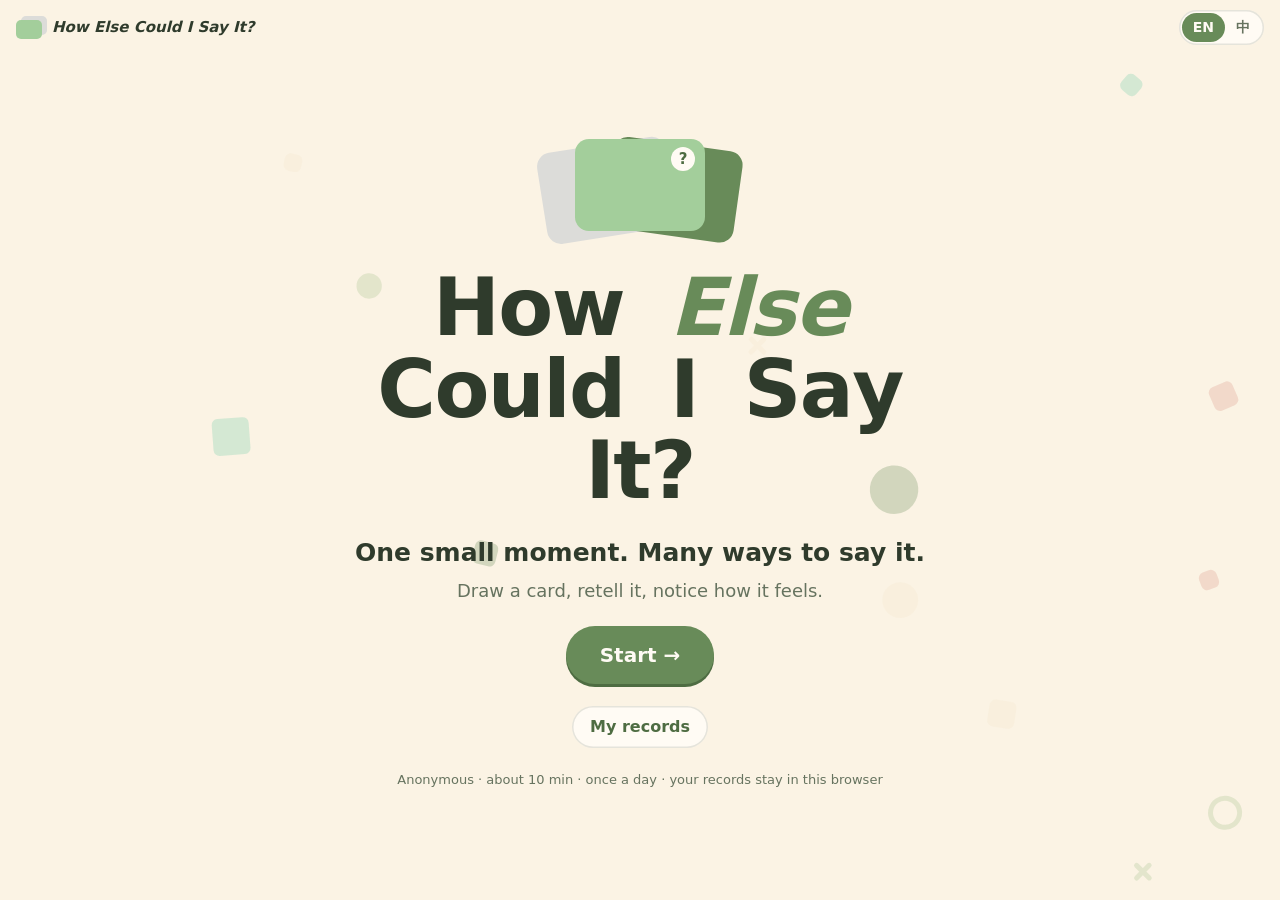
<file: index.html>
<!doctype html>
<html lang="en">
<head>
  <meta charset="utf-8">
  <meta name="viewport" content="width=device-width, initial-scale=1, viewport-fit=cover">
  <title>How Else Could I Say It?</title>
  <meta name="description" content="A playful card game about humor and everyday expression — a design research toolkit.">
  <meta name="theme-color" content="#FBF3E4">
  <link rel="icon" href="data:image/svg+xml,%3Csvg xmlns='http://www.w3.org/2000/svg' viewBox='0 0 100 100'%3E%3Crect x='14' y='6' width='72' height='88' rx='16' fill='%23688B59'/%3E%3Ccircle cx='50' cy='50' r='22' fill='%2370CEAA'/%3E%3Ctext x='50' y='62' font-size='34' font-weight='900' text-anchor='middle' fill='%232F3B2C' font-family='Arial'%3E%3F%3C/text%3E%3C/svg%3E">
  <link rel="stylesheet" href="css/theme.css">
  <link rel="stylesheet" href="css/style.css">
</head>
<body>
  <canvas id="deco" aria-hidden="true"></canvas>

  <header class="topbar">
    <button class="logo" data-action="home" aria-label="Home">
      <span class="logo-mark" aria-hidden="true"></span><span class="logo-text">How Else Could I Say It?</span>
    </button>
    <nav class="progress" id="progress" aria-label="Progress"></nav>
    <div class="top-right">
      <span class="autosave" id="autosave"></span>
      <div class="lang" role="group" aria-label="Language">
        <button data-action="lang" data-lang="en">EN</button>
        <button data-action="lang" data-lang="zh">中</button>
      </div>
    </div>
  </header>

  <main id="app"></main>

  <div id="toasts" aria-live="polite"></div>
  <div id="modal" role="dialog" aria-modal="true"></div>

  <noscript><p style="padding:24px;text-align:center">Please enable JavaScript to play. / 请开启 JavaScript。</p></noscript>

  <script src="js/config.js"></script>
  <script src="js/cards.js"></script>
  <script src="js/i18n.js"></script>
  <script src="js/storage.js"></script>
  <script src="js/audio.js"></script>
  <script src="js/deco.js"></script>
  <script src="js/resultcard.js"></script>
  <script src="js/app.js"></script>
</body>
</html>
</file>
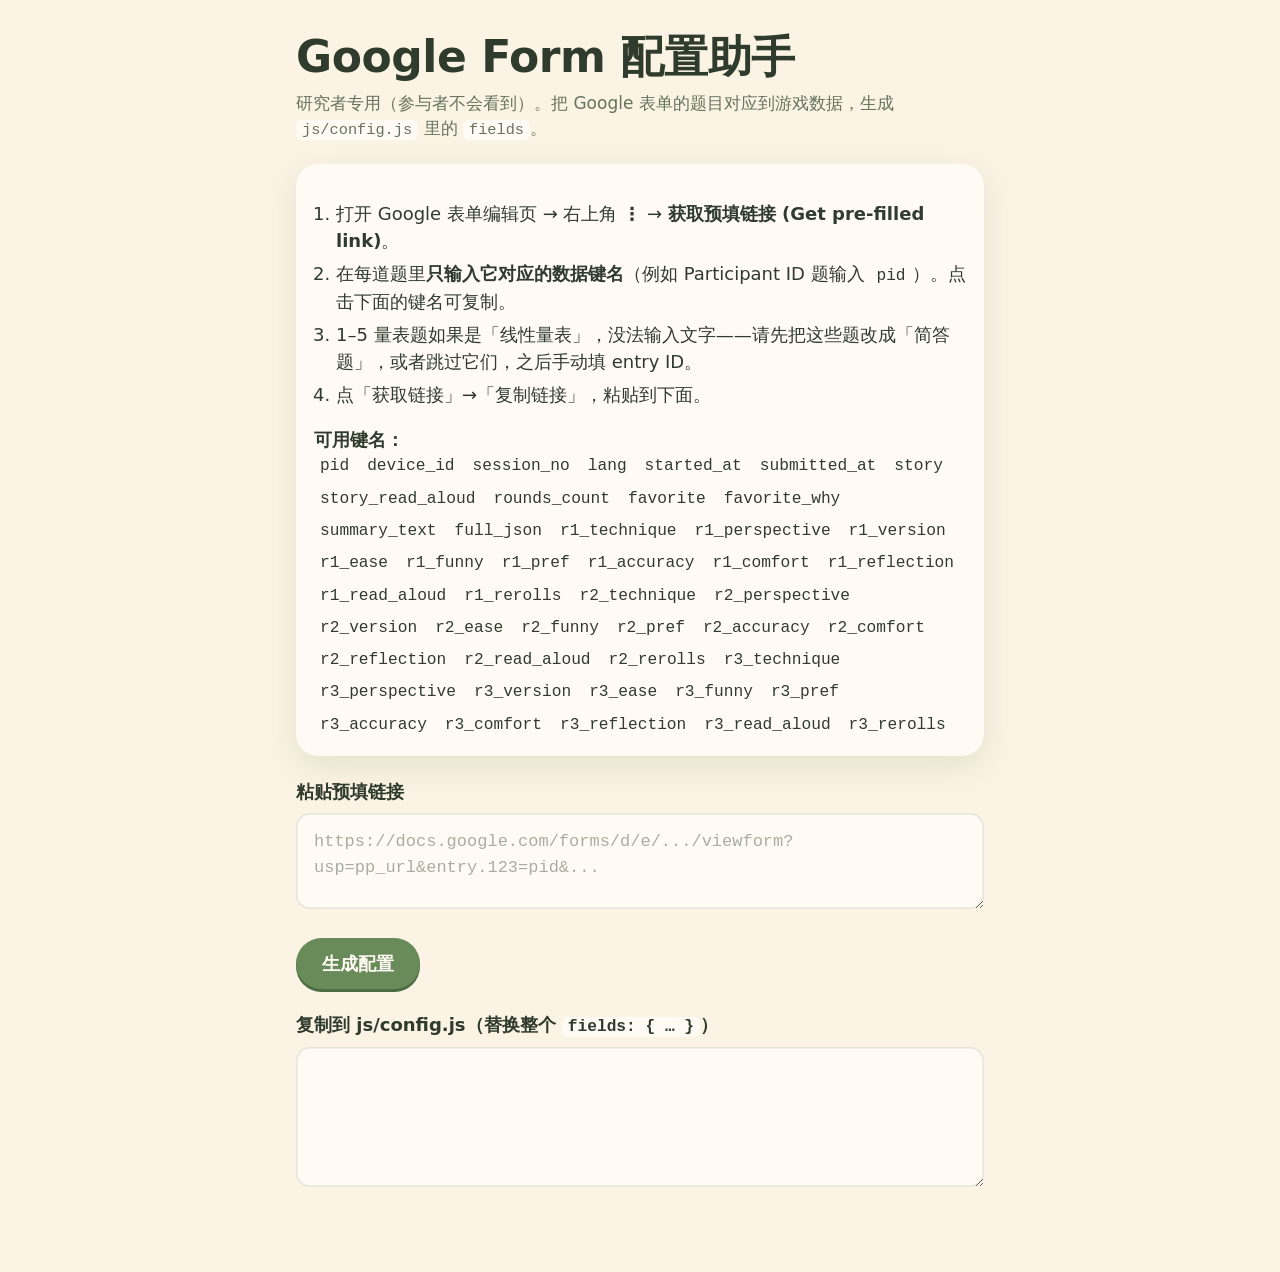
<file: setup.html>
<!doctype html>
<html lang="zh-CN">
<head>
  <meta charset="utf-8">
  <meta name="viewport" content="width=device-width, initial-scale=1">
  <title>Form Setup Helper</title>
  <meta name="robots" content="noindex">
  <link rel="stylesheet" href="css/theme.css">
  <link rel="stylesheet" href="css/style.css">
  <style>
    main { padding-top: 32px; }
    ol { padding-left: 22px; } li { margin: 6px 0; }
    code { font-family: ui-monospace, Menlo, monospace; background: var(--paper); padding: 1px 6px; border-radius: 6px; font-size: .9em; }
    .keys { display: flex; flex-wrap: wrap; gap: 6px; }
    .keys code { cursor: pointer; }
    textarea { font-family: ui-monospace, Menlo, monospace; font-size: 13px; }
    .card { background: var(--paper); border-radius: var(--radius); padding: 18px; box-shadow: var(--shadow-soft); }
  </style>
</head>
<body>
<main>
  <section class="screen">
    <h2 class="screen-title">Google Form 配置助手</h2>
    <p class="hint">研究者专用（参与者不会看到）。把 Google 表单的题目对应到游戏数据，生成 <code>js/config.js</code> 里的 <code>fields</code>。</p>

    <div class="card">
      <ol>
        <li>打开 Google 表单编辑页 → 右上角 <b>⋮</b> → <b>获取预填链接 (Get pre-filled link)</b>。</li>
        <li>在每道题里<b>只输入它对应的数据键名</b>（例如 Participant ID 题输入 <code>pid</code>）。点击下面的键名可复制。</li>
        <li>1–5 量表题如果是「线性量表」，没法输入文字——请先把这些题改成「简答题」，或者跳过它们，之后手动填 entry ID。</li>
        <li>点「获取链接」→「复制链接」，粘贴到下面。</li>
      </ol>
      <p style="margin-top:10px"><b>可用键名：</b></p>
      <div class="keys" id="keys"></div>
    </div>

    <div>
      <label class="field-label" for="url">粘贴预填链接</label>
      <textarea id="url" class="small" placeholder="https://docs.google.com/forms/d/e/.../viewform?usp=pp_url&entry.123=pid&..."></textarea>
    </div>
    <div class="row"><button class="btn" id="go">生成配置</button><span id="msg" class="hint"></span></div>

    <div>
      <label class="field-label" for="out">复制到 js/config.js（替换整个 <code>fields: { … }</code>）</label>
      <textarea id="out" readonly onclick="this.select()"></textarea>
    </div>
  </section>
</main>
<script src="js/config.js"></script>
<script>
  const K = window.HECIS_FIELD_KEYS;
  const max = window.HECIS_CONFIG.googleForm.maxRounds || 3;
  const all = [...K.base];
  for (let n = 1; n <= max; n++) K.round.forEach((k) => all.push(`r${n}_${k}`));

  document.getElementById('keys').innerHTML = all.map((k) => `<code title="click to copy">${k}</code>`).join('');
  document.getElementById('keys').addEventListener('click', (e) => {
    if (e.target.tagName === 'CODE') navigator.clipboard?.writeText(e.target.textContent);
  });

  document.getElementById('go').addEventListener('click', () => {
    const msg = document.getElementById('msg');
    let url;
    try { url = new URL(document.getElementById('url').value.trim()); }
    catch { msg.textContent = '链接格式不对'; return; }
    const map = {};
    url.searchParams.forEach((v, k) => { if (k.startsWith('entry.')) map[v.trim()] = k; });
    const unknown = Object.keys(map).filter((v) => !all.includes(v));
    const lines = all.map((k) => `      ${k}: '${map[k] || ''}',`);
    document.getElementById('out').value = '    fields: {\n' + lines.join('\n') + '\n    },';
    const found = all.filter((k) => map[k]).length;
    msg.textContent = `找到 ${found} 个字段` + (unknown.length ? `；无法识别：${unknown.join(', ')}` : '');
    const base = url.origin + url.pathname;
    if (base !== window.HECIS_CONFIG.googleForm.viewUrl) msg.textContent += `　｜ 记得把 viewUrl 改成：${base}`;
  });
</script>
</body>
</html>
</file>
<file: css/theme.css>
/* =============================================================
   THEME — Pastel Meadows palette. Change colors here only.
   ============================================================= */
:root {
  /* Palette */
  --mint: #70CEAA;
  --grass: #688B59;
  --sprout: #A6C28E;
  --cream: #F5E6CB;
  --coral: #DB9789;

  /* Derived shades */
  --mint-dark: #4FAF8B;
  --grass-dark: #4E6C42;
  --sprout-light: #DCE8CF;
  --coral-dark: #BF7A6C;
  --coral-light: #F6D9D2;

  /* Surfaces & text */
  --bg: #FBF3E4;
  --paper: #FFFBF4;
  --ink: #2F3B2C;
  --ink-soft: #66735F;
  --line: rgba(47, 59, 44, 0.12);

  /* Card colors (match the printed cards) */
  --tech-card: #A3CE9B;      /* green Technique Card */
  --tech-card-dark: #86B77D;
  --tech-back: var(--grass); /* card back */
  --persp-card: #DCDCD9;     /* grey Perspective Card */
  --persp-card-on: #B9BAB4;

  /* Shape & type */
  --radius: 22px;
  --radius-sm: 14px;
  --font: ui-rounded, "SF Pro Rounded", "Arial Rounded MT Bold", "PingFang SC",
    "Hiragino Sans GB", "Microsoft YaHei", system-ui, -apple-system, "Segoe UI", sans-serif;
    --shadow-soft: 0 10px 30px rgba(104, 139, 89, 0.15);
}
</file>
<file: css/style.css>
/* ---------- Base ---------- */
*, *::before, *::after { box-sizing: border-box; }
html { -webkit-text-size-adjust: 100%; }
body {
  margin: 0;
  min-height: 100vh;
  background: var(--bg);
  color: var(--ink);
  font-family: var(--font);
  font-size: 18px;
  line-height: 1.5;
  overflow-x: hidden;
}
button, textarea, input { font: inherit; color: inherit; }
button { cursor: pointer; }
h1, h2, h3 { line-height: 1.15; margin: 0; }
p { margin: 0; }

#deco {
  position: fixed; inset: 0;
  width: 100%; height: 100%;
  z-index: 0; pointer-events: none;
}

/* ---------- Header ---------- */
.topbar {
  position: sticky; top: 0; z-index: 10;
  display: flex; align-items: center; justify-content: space-between; gap: 12px;
  padding: 10px 16px;
  background: color-mix(in srgb, var(--bg) 88%, transparent);
  backdrop-filter: blur(8px);
  -webkit-backdrop-filter: blur(8px);
}
.logo {
  display: flex; align-items: center; gap: 10px;
  background: none; border: 0; padding: 0;
  font-weight: 800; font-size: 15px; white-space: nowrap;
}
.logo-mark {
  width: 26px; height: 19px; border-radius: 5px;
  background: var(--tech-card);
  box-shadow: 5px -4px 0 var(--persp-card);
  margin-top: 4px;
}
.logo .logo-text { display: none; font-style: italic; }
@media (min-width: 640px) { .logo .logo-text { display: inline; } }

.progress { display: flex; gap: 6px; align-items: center; }
.progress .pstep { display: flex; align-items: center; gap: 6px; font-size: 13px; font-weight: 700; color: var(--ink-soft); }
.progress .pdot { width: 10px; height: 10px; border-radius: 50%; background: var(--line); transition: transform .3s, background .3s; }
.progress .pstep.done .pdot { background: var(--sprout); }
.progress .pstep.on .pdot { background: var(--grass); transform: scale(1.3); }
.progress .plabel { display: none; }
.progress .pstep.on .plabel { display: inline; color: var(--ink); }
.progress .pline { width: 12px; height: 2px; background: var(--line); border-radius: 2px; }

.top-right { display: flex; align-items: center; gap: 10px; }
.autosave { white-space: nowrap; font-size: 12px; color: var(--grass); font-weight: 700; opacity: 0; transition: opacity .3s; }
.autosave.show { opacity: 1; }
.lang { display: flex; background: var(--paper); border-radius: 999px; padding: 3px; box-shadow: inset 0 0 0 1.5px var(--line); }
.lang button { border: 0; background: none; border-radius: 999px; padding: 4px 11px; font-size: 14px; font-weight: 800; color: var(--ink-soft); }
.lang button.on { background: var(--grass); color: var(--paper); }

/* ---------- Layout ---------- */
main { position: relative; z-index: 1; max-width: 720px; margin: 0 auto; padding: 16px 16px 80px; }
main.wide { max-width: 1040px; }
.screen { animation: popIn .45s cubic-bezier(.2, 1.2, .4, 1) both; }
.screen > * + * { margin-top: 22px; }
.center { text-align: center; }
.row { display: flex; flex-wrap: wrap; gap: 12px; align-items: center; }
.row.center { justify-content: center; }
.row.spread { justify-content: space-between; }

h2.screen-title { font-size: clamp(30px, 6vw, 44px); font-weight: 900; letter-spacing: -0.01em; }
.hint { color: var(--ink-soft); font-size: 17px; }
.screen-title + .hint { margin-top: 8px; }

/* ---------- Buttons ---------- */
.btn {
  --c: var(--grass); --cd: var(--grass-dark); --t: var(--paper);
  display: inline-flex; align-items: center; justify-content: center; gap: 8px;
  min-height: 50px; padding: 12px 26px;
  border: 0; border-radius: 999px;
  background: var(--c); color: var(--t);
  font-size: 18px; font-weight: 800;
  box-shadow: 0 3px 0 var(--cd);
  transition: transform .12s, box-shadow .12s, filter .2s;
  -webkit-tap-highlight-color: transparent;
}
.btn:hover { transform: translateY(-2px); box-shadow: 0 5px 0 var(--cd); filter: brightness(1.04); }
.btn:active { transform: translateY(2px); box-shadow: 0 1px 0 var(--cd); }
.btn:disabled { opacity: .5; pointer-events: none; }
.btn.big { min-height: 58px; font-size: 20px; padding: 14px 34px; }
.btn.ghost { --c: var(--paper); --cd: var(--line); --t: var(--ink); box-shadow: 0 3px 0 var(--cd), inset 0 0 0 1.5px var(--line); }
.link-btn {
  border: 0; background: none; padding: 6px 4px;
  color: var(--ink-soft); font-weight: 700; font-size: 16px;
  text-decoration: underline; text-underline-offset: 3px;
}
.link-btn:hover { color: var(--ink); }

/* ---------- Welcome ---------- */
.welcome { text-align: center; padding-top: 6vh; }
.hero-cards { position: relative; height: 120px; width: 220px; margin: 0 auto; }
.hc { position: absolute; width: 130px; height: 92px; border-radius: 14px; left: 45px; top: 14px; }
.hc-1 { background: var(--persp-card); transform: rotate(-9deg) translateX(-34px); animation: fanL 3.6s ease-in-out infinite; }
.hc-2 { background: var(--tech-back); transform: rotate(8deg) translateX(34px); animation: fanR 3.6s ease-in-out infinite; }
.hc-3 { background: var(--tech-card); animation: floaty 3.6s ease-in-out infinite; }
.hc-3::after {
  content: '?'; position: absolute; right: 10px; top: 8px;
  width: 24px; height: 24px; border-radius: 50%; background: var(--paper);
  font-size: 15px; font-weight: 900; line-height: 24px; color: var(--grass-dark);
}
.big-title { font-size: clamp(42px, 10vw, 80px); font-weight: 900; letter-spacing: -0.02em; line-height: 1.02; }
.big-title .w { display: inline-block; white-space: nowrap; margin: 0 .12em; }
.big-title .l { display: inline-block; animation: letterIn .6s cubic-bezier(.2, 1.5, .4, 1) both; animation-delay: calc(var(--i) * 30ms); transition: transform .2s; }
.big-title .l:hover { transform: translateY(-6px); }
.big-title .accent { color: var(--grass); font-style: italic; }
.tagline { font-size: clamp(20px, 3.6vw, 25px); font-weight: 800; }
.intro { color: var(--ink-soft); }
.welcome .intro { margin-top: 6px; }
.fineprint { font-size: 13px; color: var(--ink-soft); }

/* ---------- Text fields ---------- */
.field-label { display: block; font-weight: 800; font-size: 18px; margin-bottom: 8px; }
textarea {
  width: 100%; min-height: 140px; resize: vertical;
  padding: 16px 18px; border: 0; border-radius: var(--radius-sm);
  background: var(--paper);
  box-shadow: inset 0 0 0 1.5px var(--line);
  font-size: 19px; line-height: 1.55;
  transition: box-shadow .2s;
}
textarea::placeholder { color: #A7AE9F; }
textarea:focus { outline: none; box-shadow: inset 0 0 0 2.5px var(--sprout); }
textarea.small { min-height: 96px; font-size: 17px; }
.story-box textarea { min-height: 170px; font-size: 21px; }
.story-hint { display: flex; flex-wrap: wrap; align-items: center; justify-content: space-between; gap: 8px 16px; }
.screen-title + .story-hint { margin-top: 8px; }
.idea-btn {
  display: inline-flex; align-items: center; gap: 7px; border: 0; border-radius: 999px;
  padding: 6px 14px 6px 6px; background: var(--paper); color: var(--grass-dark);
  font-size: 15px; font-weight: 800; box-shadow: inset 0 0 0 1.5px var(--line); transition: transform .2s;
}
.idea-btn:hover { transform: translateY(-2px); }
.idea-btn span { width: 22px; height: 22px; border-radius: 50%; display: grid; place-items: center; background: var(--tech-card); color: var(--ink); font-size: 13px; }
.screen > .idea { margin-top: 12px; }
.idea { background: var(--sprout-light); border-radius: var(--radius-sm); padding: 12px 16px; font-size: 18px; font-weight: 700; }
.idea::before { content: '→ '; color: var(--grass); }
.idea.pop { animation: popIn .35s cubic-bezier(.2, 1.3, .4, 1) both; }

/* ---------- Read aloud / recorder ---------- */
.read-aloud { background: var(--sprout-light); border-radius: var(--radius-sm); padding: 14px 16px; }
.ra-prompt { font-weight: 800; font-size: 18px; }
.ra-row { display: flex; flex-wrap: wrap; align-items: center; gap: 10px 14px; margin-top: 10px; }
.ra-note { font-size: 13px; color: var(--ink-soft); margin-top: 8px; }
.rec { display: flex; align-items: center; gap: 8px; }
.rec-btn {
  display: inline-flex; align-items: center; gap: 8px;
  border: 0; border-radius: 999px; padding: 9px 18px;
  background: var(--paper); font-weight: 800; font-size: 16px;
  box-shadow: inset 0 0 0 1.5px var(--line);
}
.rec-btn .rdot { width: 11px; height: 11px; border-radius: 50%; background: var(--coral); }
.rec-btn.on { background: var(--coral); color: var(--paper); box-shadow: none; }
.rec-btn.on .rdot { background: var(--paper); border-radius: 2px; animation: pulse 1s ease-in-out infinite; }
.rec-btn.play { background: var(--grass); color: var(--paper); box-shadow: none; font-variant-numeric: tabular-nums; }
.rec-time { font-weight: 800; font-variant-numeric: tabular-nums; color: var(--coral-dark); }
.check {
  display: inline-flex; align-items: center; gap: 8px;
  border: 0; background: none; padding: 6px 2px;
  font-weight: 700; font-size: 15px; color: var(--ink-soft);
}
.check .box {
  width: 20px; height: 20px; border-radius: 6px; background: var(--paper);
  box-shadow: inset 0 0 0 1.5px var(--sprout); display: grid; place-items: center;
  font-size: 13px; color: transparent; transition: all .2s;
}
.check.on { color: var(--ink); }
.check.on .box { background: var(--grass); color: var(--paper); box-shadow: none; }

/* ---------- Cards ---------- */
.draw-stage { display: flex; justify-content: center; align-items: center; min-height: 260px; perspective: 1400px; }
.card-size { width: min(420px, 90vw); aspect-ratio: 7 / 5; }

.card-back {
  position: absolute; inset: 0; border-radius: var(--radius);
  background: var(--tech-back);
  box-shadow: inset 0 0 0 10px var(--tech-back), inset 0 0 0 11.5px rgba(255,255,255,.35), var(--shadow-soft);
  display: grid; place-items: center; text-align: center;
  color: var(--cream); font-size: 17px; font-weight: 800; font-style: italic; line-height: 1.3;
}

.deck { position: relative; border: 0; background: none; padding: 0; margin-bottom: 30px; }
.deck .layer { position: absolute; inset: 0; border-radius: var(--radius); transition: transform .35s cubic-bezier(.2, 1.4, .4, 1); }
.deck .layer:nth-child(1) { transform: rotate(-4deg) translate(-6px, 6px); }
.deck .layer:nth-child(2) { transform: rotate(3deg) translate(6px, 3px); }
.deck:hover .layer:nth-child(1) { transform: rotate(-8deg) translate(-20px, 8px); }
.deck:hover .layer:nth-child(2) { transform: rotate(7deg) translate(20px, 6px); }
.deck:hover .layer:nth-child(3) { transform: translateY(-6px); }
.deck.shuffle .layer:nth-child(1) { animation: shuffleA .45s ease-in-out; }
.deck.shuffle .layer:nth-child(2) { animation: shuffleB .45s ease-in-out; }
.deck .tap-hint {
  position: absolute; left: 50%; bottom: -40px; transform: translateX(-50%);
  white-space: nowrap; font-weight: 700; font-size: 15px; color: var(--ink-soft);
  animation: nudge 1.8s ease-in-out infinite;
}

.flip { position: relative; }
.flip-inner { position: absolute; inset: 0; transform-style: preserve-3d; transition: transform .7s cubic-bezier(.3, 1.3, .5, 1); }
.flip.is-flipped .flip-inner { transform: rotateY(180deg); }
.flip .face { position: absolute; inset: 0; backface-visibility: hidden; -webkit-backface-visibility: hidden; }
.flip .face.front { transform: rotateY(180deg); }

/* Green technique card — instruction on top, name bottom-left */
.tcard {
  position: relative; height: 100%;
  display: flex; flex-direction: column;
  background: var(--tech-card); border-radius: var(--radius);
  padding: 20px 24px 22px; overflow: hidden;
  box-shadow: var(--shadow-soft);
}
.tc-top { display: flex; justify-content: space-between; align-items: center; }
.tc-cat { font-size: 12px; font-weight: 800; letter-spacing: .1em; text-transform: uppercase; color: rgba(47,59,44,.55); }
.q-btn {
  width: 32px; height: 32px; border-radius: 50%; border: 0; flex: none;
  background: rgba(255,255,255,.65); color: var(--grass-dark);
  font-weight: 900; font-size: 17px;
  transition: transform .2s, background .2s;
}
.q-btn:hover { transform: scale(1.1); background: var(--paper); }
.tcard.show-ex .q-btn { background: var(--ink); color: var(--paper); }
.tc-ins { margin-top: 14px; font-size: clamp(17px, 4.2vw, 21px); font-weight: 700; line-height: 1.35; }
.tc-name { margin-top: auto; padding-top: 12px; font-size: clamp(22px, 5vw, 28px); font-weight: 900; font-style: italic; }
.tc-name span { display: block; font-size: 13px; font-weight: 700; font-style: normal; color: rgba(47,59,44,.6); }
.tc-ex {
  position: absolute; left: 14px; right: 14px; bottom: 14px;
  background: var(--paper); border-radius: 14px; padding: 12px 14px;
  font-size: 16px; line-height: 1.4; color: var(--ink);
  box-shadow: 0 8px 24px rgba(47,59,44,.18);
  opacity: 0; transform: translateY(12px) scale(.97); pointer-events: none;
  transition: opacity .25s, transform .3s cubic-bezier(.2, 1.4, .4, 1);
  cursor: pointer;
}
.tc-ex b { color: var(--grass-dark); margin-right: 4px; }
.tcard.show-ex .tc-ex { opacity: 1; transform: none; pointer-events: auto; }

.tcard.compact { padding: 14px 18px 16px; }
.tcard.compact .tc-ins { margin-top: 6px; font-size: 17px; }
.tcard.compact .tc-name { font-size: 21px; padding-top: 6px; }
.tcard.compact .tc-ex { position: static; margin-top: 0; max-height: 0; padding: 0 14px; box-shadow: none; transform: none; transition: opacity .25s, max-height .3s, padding .3s, margin .3s; }
.tcard.compact.show-ex .tc-ex { max-height: 200px; padding: 10px 14px; margin-top: 10px; }

/* Grey perspective cards */
.persp h3 { font-size: 19px; font-weight: 900; }
.persp h3 small { font-size: 13px; font-weight: 700; color: var(--ink-soft); margin-left: 4px; }
.persp-grid { display: grid; grid-template-columns: repeat(3, 1fr); gap: 10px; margin-top: 12px; }
.pcard {
  min-height: 74px; border: 0; border-radius: var(--radius-sm); padding: 10px;
  background: var(--persp-card); color: var(--ink);
  font-size: 15px; font-weight: 800; font-style: italic; line-height: 1.25;
  display: grid; place-items: center; text-align: center;
  transition: transform .2s cubic-bezier(.2, 1.5, .4, 1), background .2s, box-shadow .2s;
}
.pcard:hover { transform: translateY(-3px); }
.pcard.is-on { background: var(--persp-card-on); box-shadow: inset 0 0 0 2.5px var(--ink); }
.pcard.is-static { min-height: 0; padding: 12px 18px; justify-self: start; cursor: default; }
.pcard.is-static:hover { transform: none; }

/* ---------- Rewrite ---------- */
.original { color: var(--ink-soft); font-size: 17px; border-left: 3px solid var(--sprout); padding-left: 12px; }
.screen-title + .original { margin-top: 12px; }
.context { display: grid; gap: 10px; }

.ratings { background: var(--paper); border-radius: var(--radius); padding: 18px; box-shadow: inset 0 0 0 1.5px var(--line); }
.ratings h3 { font-size: 21px; font-weight: 900; margin-bottom: 4px; }
.rating { padding: 12px 0; border-top: 1.5px dashed var(--line); }
.rating:first-of-type { border-top: 0; }
.rating-label { font-weight: 800; font-size: 17px; }
.rating-scale { display: flex; align-items: center; gap: 8px; margin-top: 8px; }
.rating-scale .lo, .rating-scale .hi { font-size: 13px; color: var(--ink-soft); width: 72px; line-height: 1.2; }
.rating-scale .hi { text-align: right; }
.dots { flex: 1; display: flex; justify-content: space-between; gap: 6px; max-width: 300px; margin: 0 auto; }
.dot {
  width: 44px; height: 44px; border-radius: 50%; border: 0;
  background: var(--bg); box-shadow: inset 0 0 0 1.5px var(--sprout);
  font-weight: 800; font-size: 16px; color: var(--ink-soft);
  transition: transform .2s cubic-bezier(.2, 1.6, .4, 1), background .2s;
}
.dot:hover { transform: scale(1.08); }
.dot.on { background: var(--tech-card); color: var(--ink); box-shadow: inset 0 0 0 2px var(--tech-card-dark); transform: scale(1.12); }
.rating.missing .dots { animation: shake .4s; }
.rating.missing .rating-label { color: var(--coral-dark); }

/* ---------- Round done ---------- */
.tries { display: flex; justify-content: center; gap: 10px; }
.tries span { width: 34px; height: 24px; border-radius: 6px; background: var(--persp-card); }
.tries span.on { background: var(--tech-card); animation: bounceIn .5s both; animation-delay: calc(var(--i) * 90ms); }

/* ---------- Journey ---------- */
.origin { max-width: 640px; margin-left: auto; margin-right: auto; background: var(--paper); border-radius: var(--radius-sm); padding: 14px 18px; box-shadow: inset 0 0 0 1.5px var(--line); }
.origin-top { display: flex; justify-content: space-between; align-items: center; margin-bottom: 4px; }
.tag-label { font-size: 12px; font-weight: 800; letter-spacing: .1em; text-transform: uppercase; color: var(--grass); }
.journey-grid { display: grid; grid-template-columns: repeat(auto-fill, minmax(280px, 1fr)); gap: 18px; }
.jcard {
  display: flex; flex-direction: column; gap: 10px;
  background: var(--paper); border-radius: var(--radius); padding: 18px;
  box-shadow: inset 0 0 0 1.5px var(--line);
  animation: popIn .5s both; animation-delay: calc(var(--i) * 80ms);
  transition: box-shadow .25s, transform .25s;
}
.jcard:hover { transform: translateY(-3px); }
.jcard.is-fav { box-shadow: inset 0 0 0 3px var(--coral); }
.jcard header { display: flex; justify-content: space-between; align-items: center; }
.round-no { font-size: 13px; font-weight: 800; color: var(--ink-soft); }
.jtags { display: flex; flex-wrap: wrap; gap: 6px; }
.jt-tech, .jt-persp { border-radius: 8px; padding: 3px 10px; font-size: 15px; font-weight: 800; font-style: italic; }
.jt-tech { background: var(--tech-card); }
.jt-persp { background: var(--persp-card); }
.jcard .version { font-size: 18px; white-space: pre-wrap; word-break: break-word; }
.bars { display: grid; grid-template-columns: auto 1fr; gap: 4px 10px; align-items: center; font-size: 13px; font-weight: 700; color: var(--ink-soft); }
.bar { height: 8px; border-radius: 999px; background: var(--bg); overflow: hidden; }
.bar i { display: block; height: 100%; width: calc(var(--v) * 20%); background: var(--tech-card-dark); border-radius: 999px; animation: grow .9s cubic-bezier(.2, 1.1, .4, 1) both; }
.play-sm { border: 0; border-radius: 999px; padding: 3px 12px; background: var(--grass); color: var(--paper); font-size: 13px; font-weight: 800; font-variant-numeric: tabular-nums; }
.fav-btn { margin-top: auto; border: 0; border-radius: 999px; padding: 9px; font-weight: 800; font-size: 15px; background: var(--coral-light); color: var(--coral-dark); }
.jcard.is-fav .fav-btn { background: var(--coral); color: var(--paper); }
.fav-why { max-width: 640px; margin-left: auto; margin-right: auto; }
.final-actions { text-align: center; padding-top: 6px; }
.final-actions > * + * { margin-top: 14px; }
.final-actions .meta { font-size: 14px; color: var(--ink-soft); }
.final-actions .meta code { font-family: ui-monospace, Menlo, monospace; font-weight: 700; color: var(--ink); background: var(--paper); padding: 2px 8px; border-radius: 8px; }
.submitted { color: var(--grass); font-weight: 800; }

/* ---------- Welcome: daily status + records entry ---------- */
.today-done { font-weight: 800; color: var(--grass); }
.records-link {
  border: 0; background: var(--paper); border-radius: 999px; padding: 9px 18px;
  font-weight: 800; font-size: 16px; color: var(--grass-dark);
  box-shadow: inset 0 0 0 1.5px var(--line); transition: transform .2s;
}
.records-link:hover { transform: translateY(-2px); }
.records-link span { color: var(--ink-soft); font-weight: 700; margin-left: 4px; }

/* ---------- My records ---------- */
.search {
  width: 100%; padding: 14px 18px; border: 0; border-radius: var(--radius-sm);
  background: var(--paper); box-shadow: inset 0 0 0 1.5px var(--line); font-size: 18px;
  font-family: ui-monospace, Menlo, monospace;
}
.search:focus { outline: none; box-shadow: inset 0 0 0 2.5px var(--sprout); }
.rec-list { display: grid; gap: 12px; }
.rec-row { position: relative; animation: popIn .4s both; animation-delay: calc(var(--i) * 50ms); }
.rec-open {
  width: 100%; display: grid; gap: 4px; text-align: left; border: 0; cursor: pointer;
  background: var(--paper); border-radius: var(--radius-sm); padding: 14px 18px 14px;
  box-shadow: inset 0 0 0 1.5px var(--line); transition: transform .2s, box-shadow .2s;
}
.rec-open:hover { transform: translateY(-2px); box-shadow: inset 0 0 0 2px var(--sprout); }
.rec-day { font-weight: 800; font-size: 15px; padding-right: 56px; }
.rec-open code { font-family: ui-monospace, Menlo, monospace; font-size: 14px; color: var(--ink-soft); }
.rec-story { font-size: 17px; overflow: hidden; display: -webkit-box; -webkit-line-clamp: 2; -webkit-box-orient: vertical; }
.rec-meta { font-size: 14px; color: var(--grass-dark); font-weight: 700; }
.badge { font-style: normal; font-size: 12px; font-weight: 800; border-radius: 999px; padding: 2px 8px; margin-left: 6px; }
.badge.cur { background: var(--sprout-light); color: var(--grass-dark); }
.badge.ok { background: var(--tech-card); color: var(--ink); }
.rec-del { position: absolute; top: 12px; right: 14px; font-size: 14px; }
.empty { color: var(--ink-soft); text-align: center; padding: 24px 8px; }
.btn.danger { --c: var(--coral-dark); --cd: #9E6156; }

/* ---------- Result card image ---------- */
.result-img { display: block; width: 100%; max-height: 62vh; object-fit: contain; border-radius: var(--radius-sm); background: var(--bg); box-shadow: inset 0 0 0 1.5px var(--line); }
.modal-box .result-img + .row { margin-top: 16px; }

/* ---------- Toast & modal ---------- */
#toasts {
  position: fixed; left: 50%; bottom: 24px; transform: translateX(-50%);
  z-index: 50; display: flex; flex-direction: column; gap: 8px; align-items: center;
  width: calc(100% - 32px); pointer-events: none;
}
.toast {
  background: var(--ink); color: var(--paper); border-radius: 999px;
  padding: 11px 20px; font-weight: 700; font-size: 15px; text-align: center;
  box-shadow: 0 8px 24px rgba(0,0,0,.16);
  animation: toastIn .4s cubic-bezier(.2, 1.4, .4, 1) both;
}
.toast.ok { background: var(--grass); }
.toast.warn { background: var(--coral-dark); }
.toast.out { animation: toastOut .3s ease both; }

#modal { position: fixed; inset: 0; z-index: 40; display: none; align-items: center; justify-content: center; padding: 16px; background: rgba(47, 59, 44, .35); }
#modal.open { display: flex; }
.modal-box {
  width: 100%; max-width: 520px; max-height: 90vh; overflow: auto;
  background: var(--paper); border-radius: var(--radius); padding: 24px;
  box-shadow: 0 20px 50px rgba(0,0,0,.2);
  animation: popIn .35s cubic-bezier(.2, 1.3, .4, 1) both;
}
.modal-box h3 { font-size: 23px; font-weight: 900; margin-bottom: 10px; }
.modal-box p + * { margin-top: 14px; }
.modal-box textarea { min-height: 150px; font-size: 13px; font-family: ui-monospace, Menlo, monospace; }

/* ---------- Animations ---------- */
@keyframes popIn { from { opacity: 0; transform: translateY(12px); } to { opacity: 1; transform: none; } }
@keyframes letterIn { from { opacity: 0; transform: translateY(24px); } to { opacity: 1; transform: none; } }
@keyframes floaty { 0%, 100% { transform: translateY(0); } 50% { transform: translateY(-6px); } }
@keyframes fanL { 0%, 100% { transform: rotate(-9deg) translateX(-34px); } 50% { transform: rotate(-13deg) translateX(-42px); } }
@keyframes fanR { 0%, 100% { transform: rotate(8deg) translateX(34px); } 50% { transform: rotate(12deg) translateX(42px); } }
@keyframes nudge { 0%, 100% { transform: translate(-50%, 0); } 50% { transform: translate(-50%, -4px); } }
@keyframes shuffleA { 50% { transform: rotate(-12deg) translate(-60px, -8px); } }
@keyframes shuffleB { 50% { transform: rotate(12deg) translate(60px, -8px); } }
@keyframes shake { 0%, 100% { transform: translateX(0); } 25% { transform: translateX(-7px); } 75% { transform: translateX(7px); } }
@keyframes bounceIn { from { opacity: 0; transform: scale(.4); } to { opacity: 1; transform: scale(1); } }
@keyframes pulse { 50% { opacity: .4; } }
@keyframes grow { from { width: 0; } }
@keyframes toastIn { from { opacity: 0; transform: translateY(16px); } to { opacity: 1; transform: none; } }
@keyframes toastOut { to { opacity: 0; transform: translateY(10px); } }
.shake { animation: shake .4s; }

@media (max-width: 520px) {
  body { font-size: 17px; }
  .top-right { position: relative; }
  .autosave { position: absolute; top: 100%; right: 4px; margin-top: 4px; }
  .persp-grid { grid-template-columns: repeat(2, 1fr); }
  .tcard { padding: 16px 18px 18px; }
  .dot { width: 40px; height: 40px; font-size: 15px; }
  .rating-scale { flex-wrap: wrap; }
  .rating-scale .dots { order: 1; flex-basis: 100%; max-width: none; }
  .rating-scale .lo { order: 2; width: auto; }
  .rating-scale .hi { order: 3; width: auto; margin-left: auto; }
  .btn.big { width: 100%; }
  .row.spread .btn.big { width: auto; flex: 1; }
}

@media (prefers-reduced-motion: reduce) {
  *, *::before, *::after { animation-duration: .01ms !important; animation-iteration-count: 1 !important; transition-duration: .01ms !important; }
}
</file>
